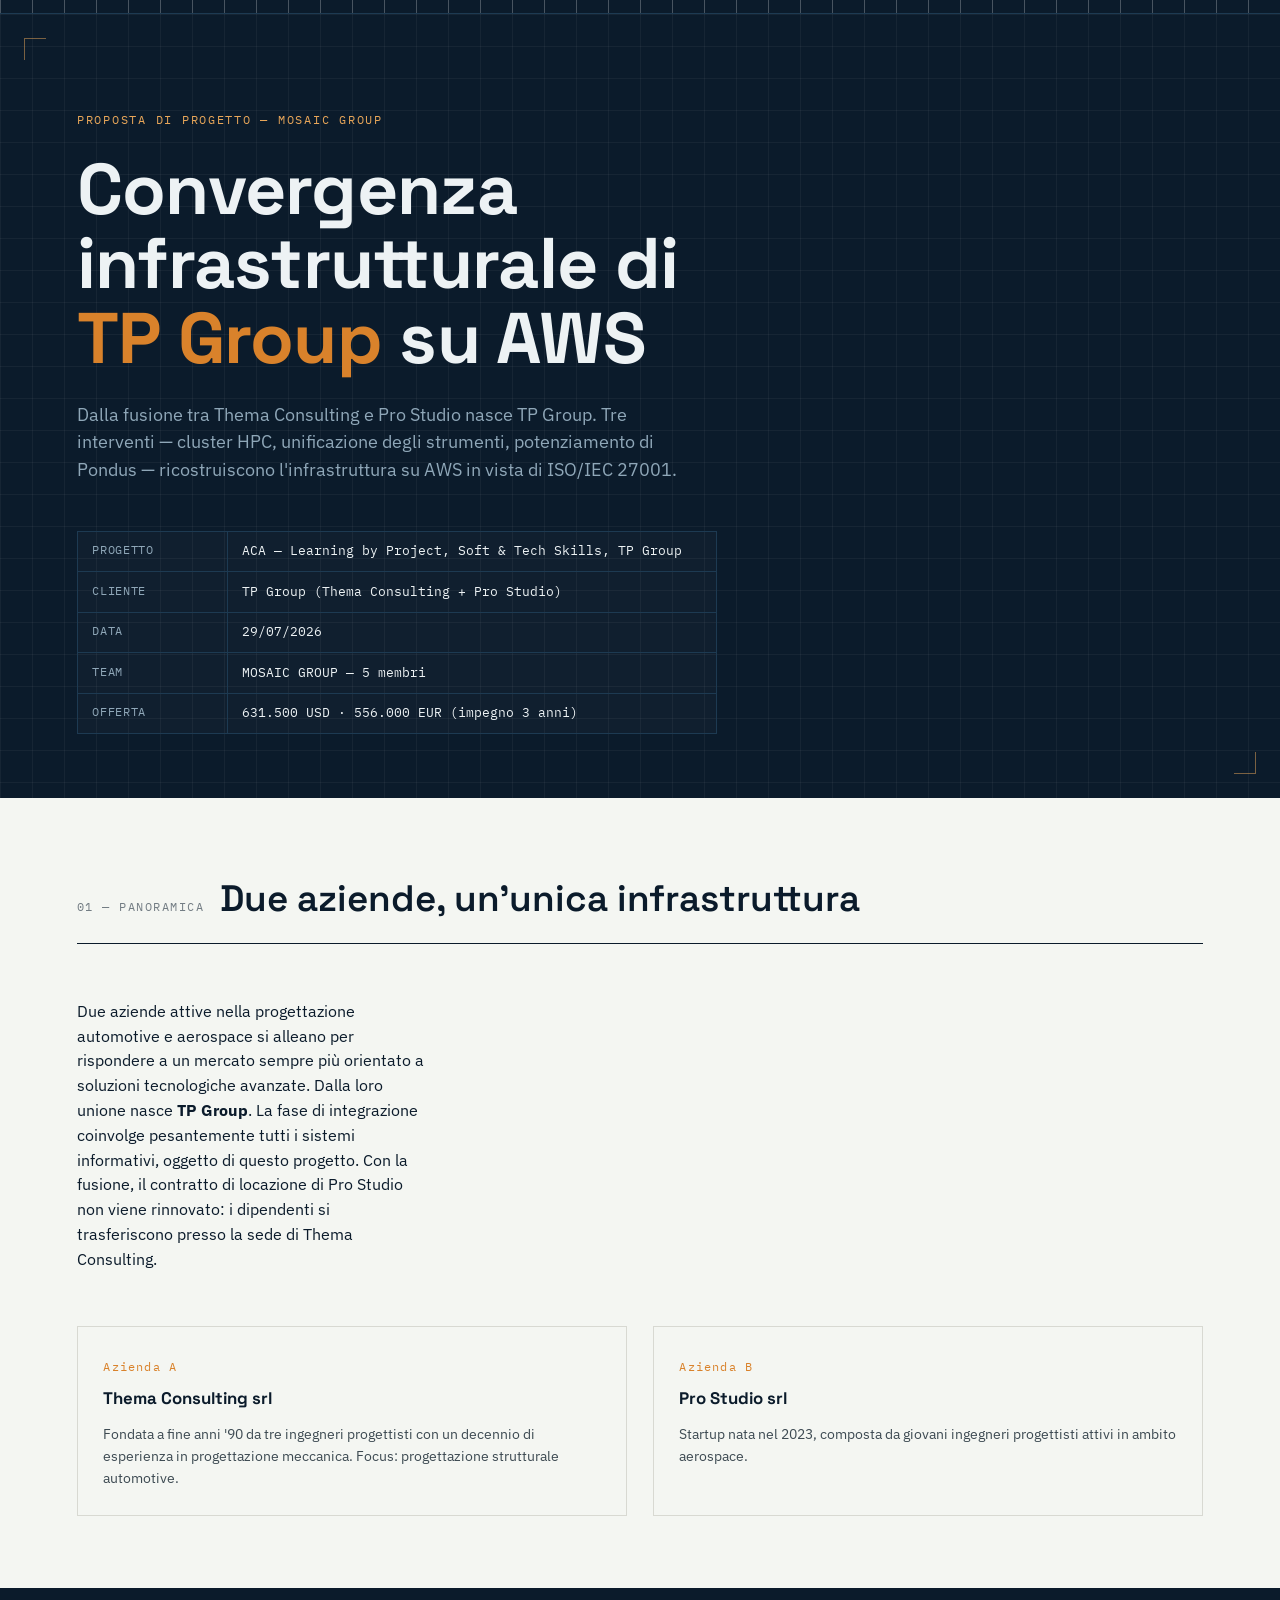
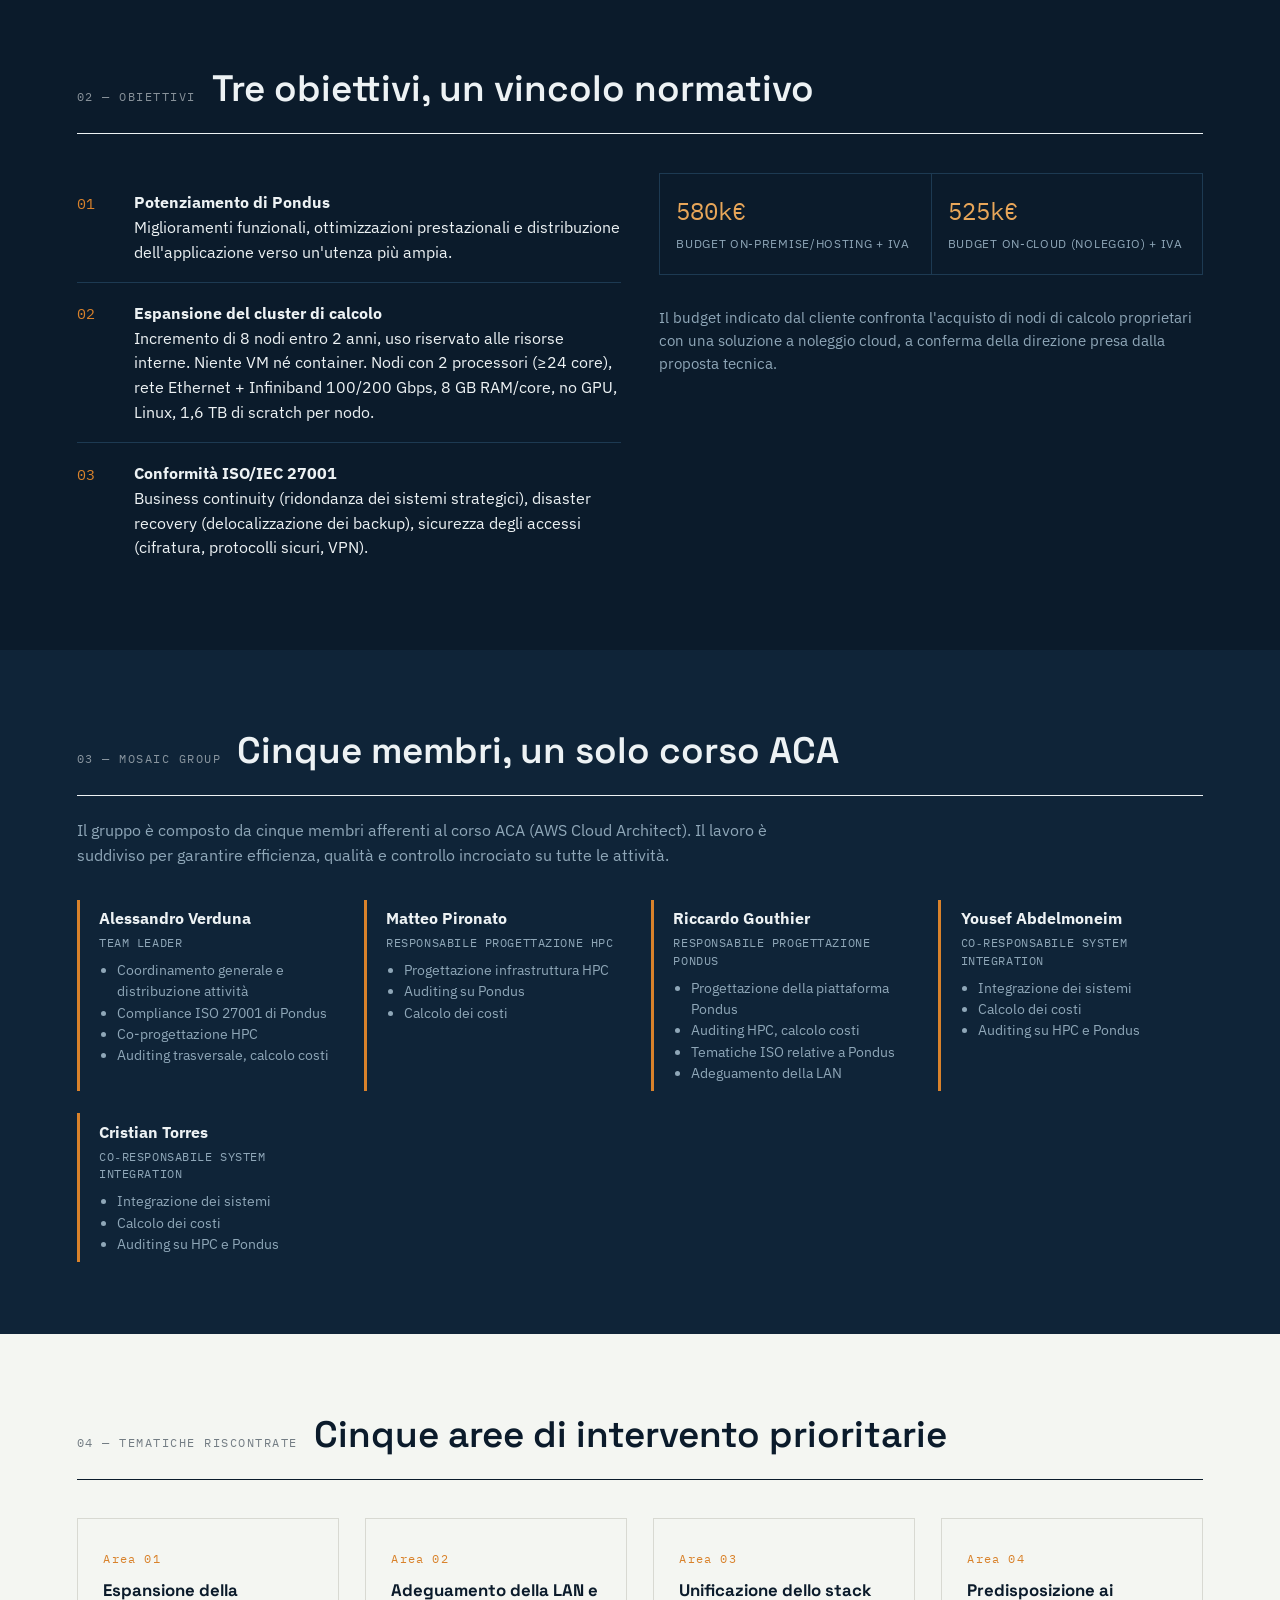
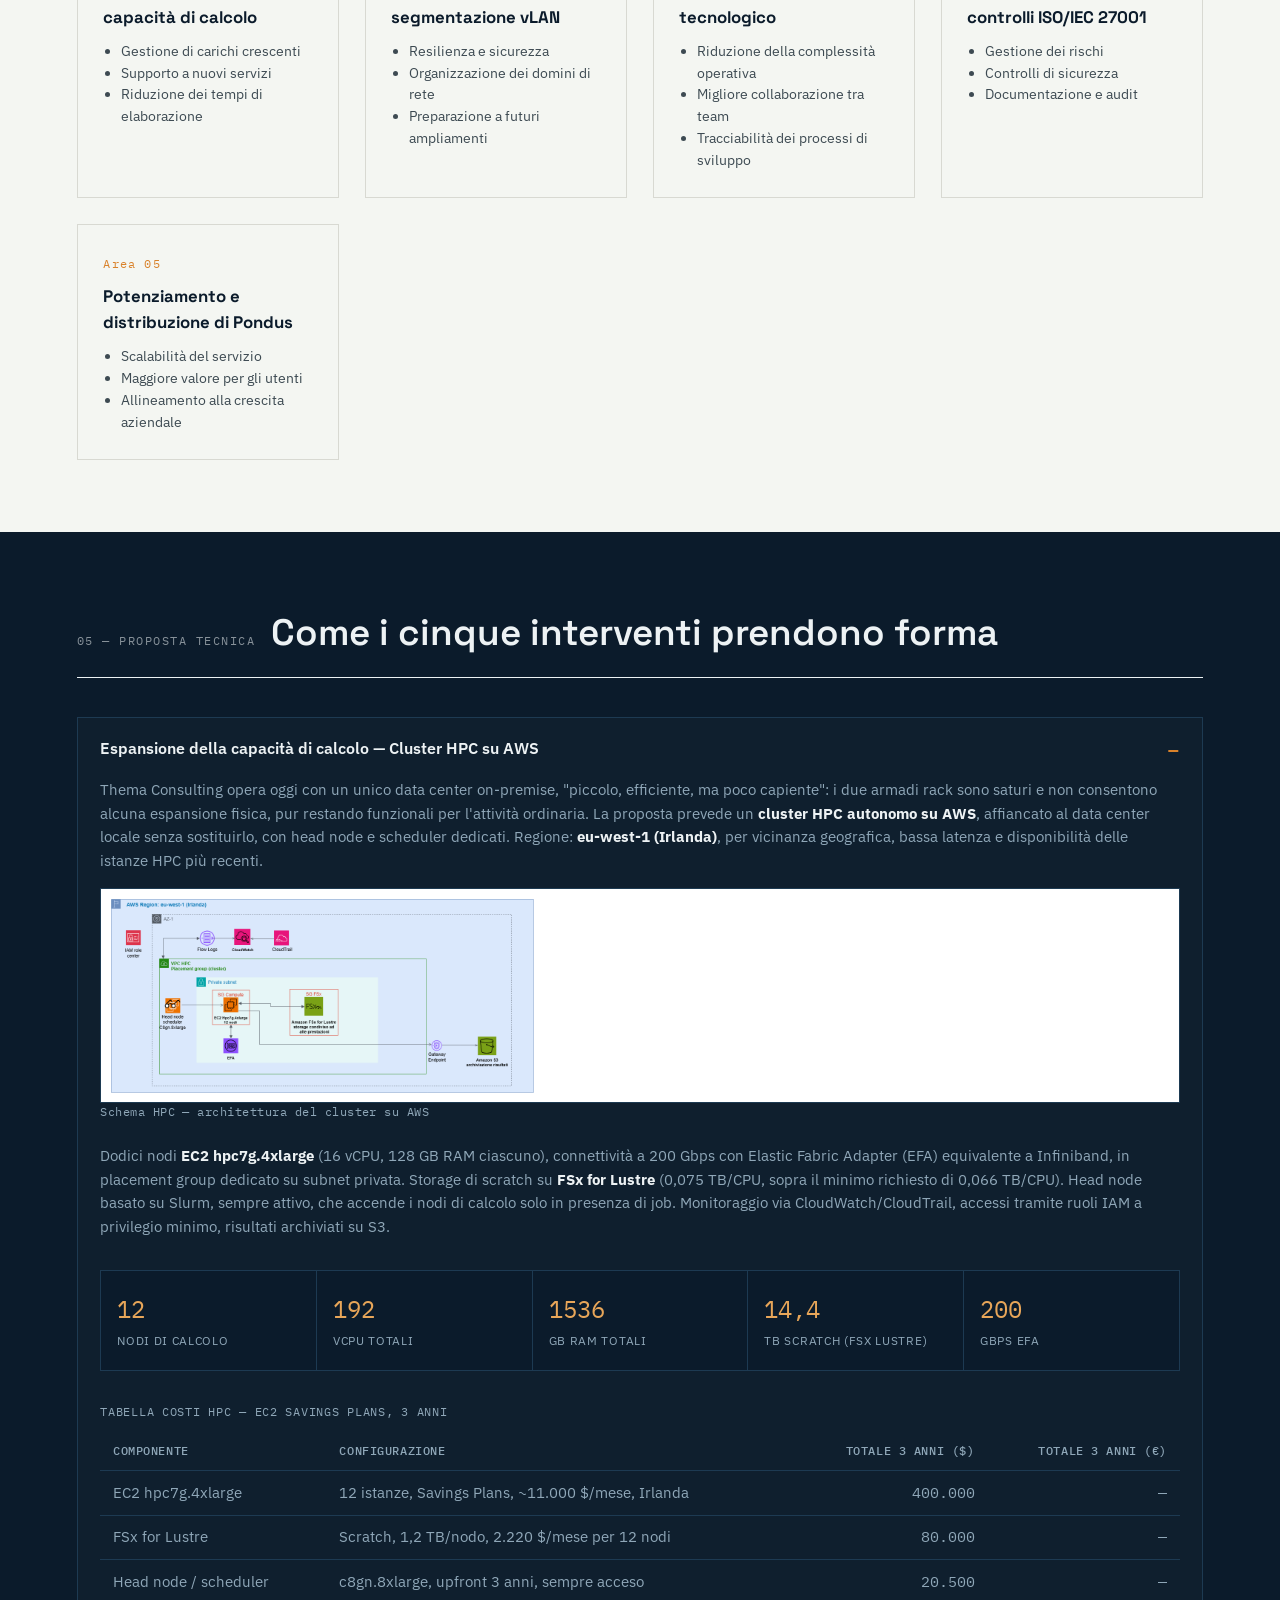
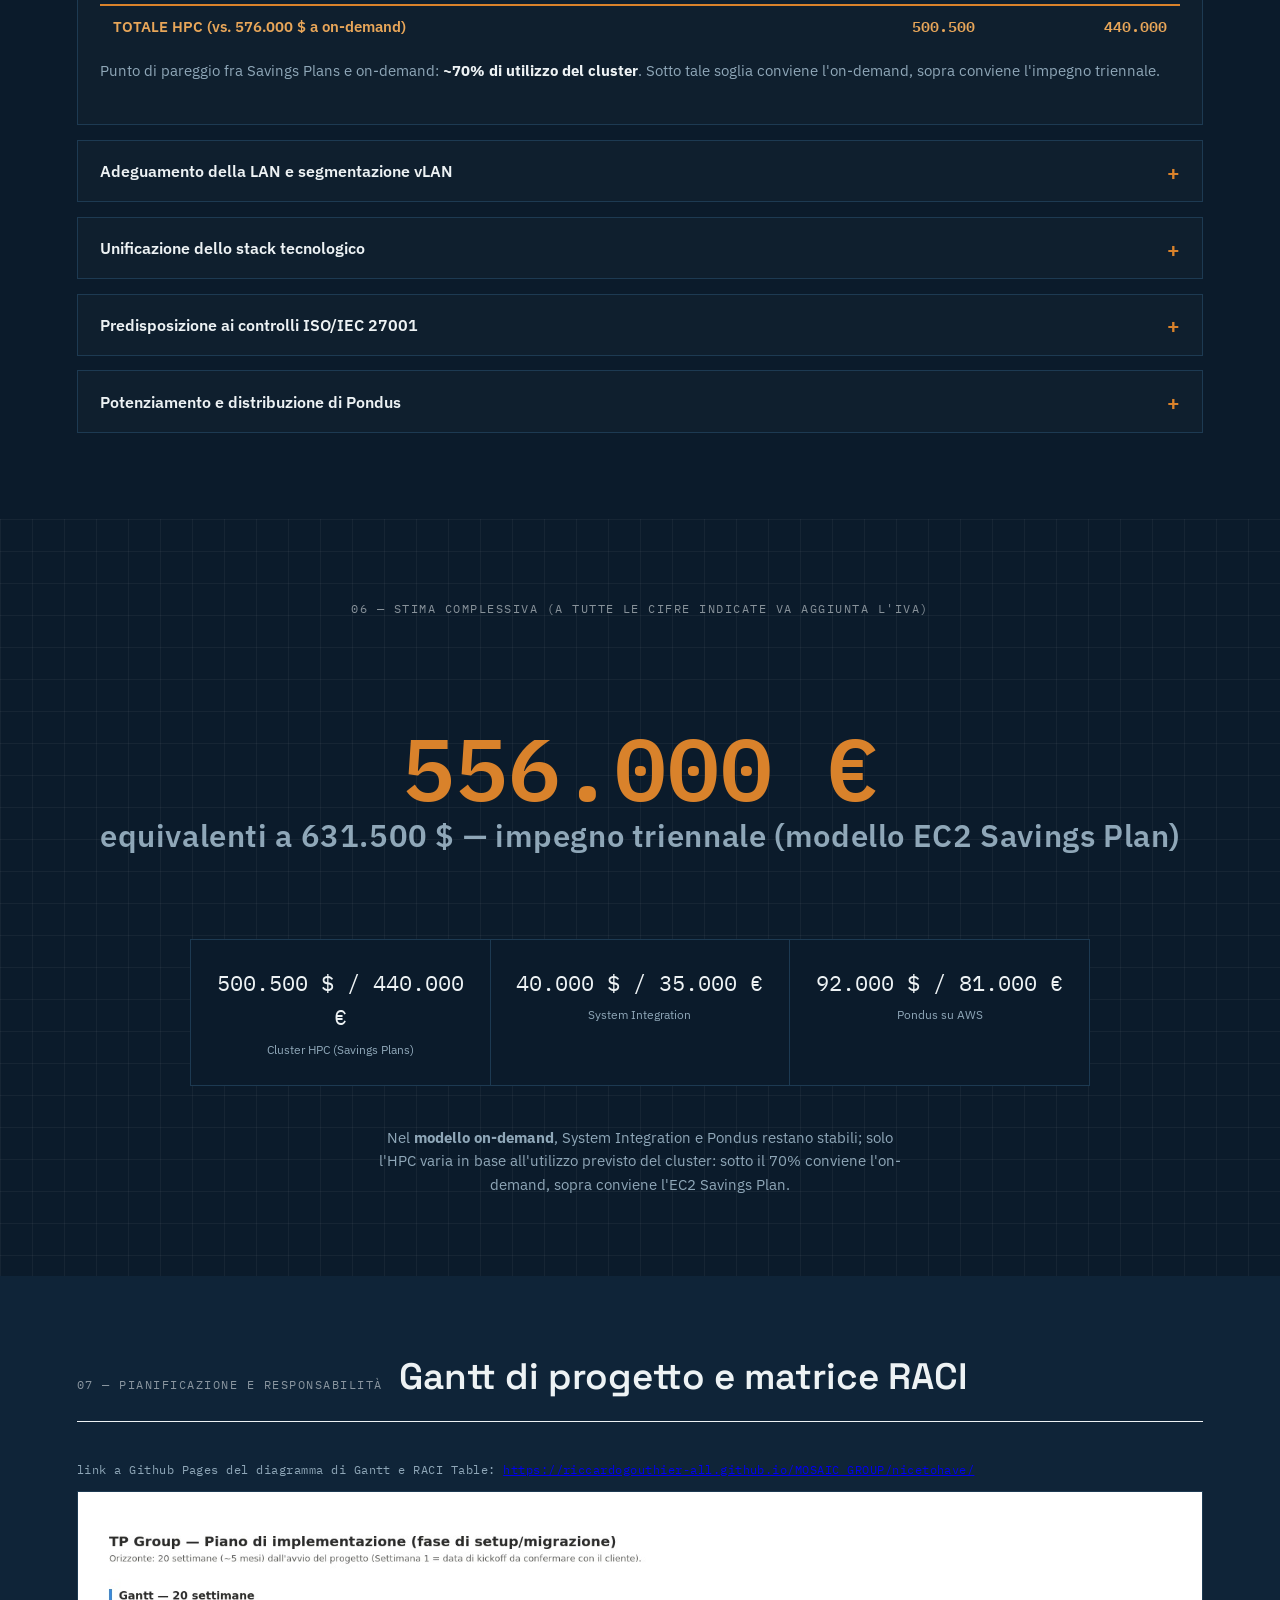
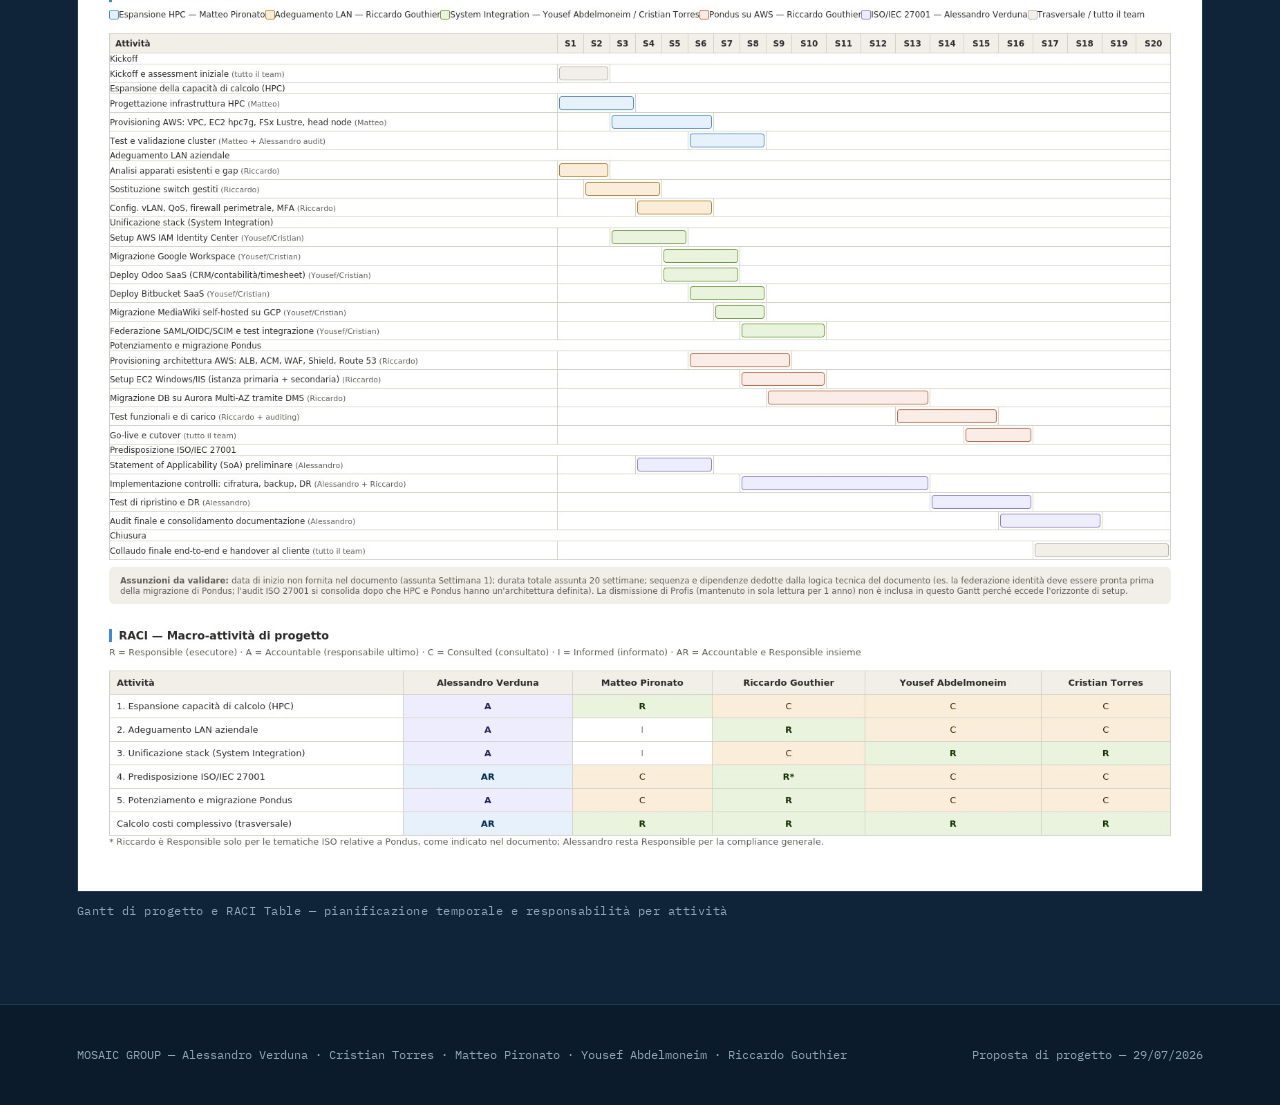
<file: MOSAIC_GROUP/index.html>
<!DOCTYPE html>
<html lang="it">
<head>
<meta charset="UTF-8">
<meta name="viewport" content="width=device-width, initial-scale=1.0">
<title>TP Group — Convergenza Infrastrutturale su AWS | MOSAIC GROUP</title>
<link rel="preconnect" href="https://fonts.googleapis.com">
<link href="https://fonts.googleapis.com/css2?family=Space+Grotesk:wght@400;500;600;700&family=IBM+Plex+Mono:wght@400;500;600&family=IBM+Plex+Sans:wght@400;500;600&display=swap" rel="stylesheet">
<style>
  :root{
    --navy-deep:#0B1B2B;
    --navy-panel:#0F2438;
    --navy-line:#1D3A52;
    --paper:#F4F6F2;
    --ink:#0B1B2B;
    --amber:#D9822B;
    --amber-soft:#E8A659;
    --teal:#3FA79A;
    --text-hi:#EDF2F4;
    --text-lo:#8FA7B8;
  }
  *{box-sizing:border-box;}
  html{scroll-behavior:smooth;}
  body{
    margin:0;
    background:var(--paper);
    color:var(--ink);
    font-family:'IBM Plex Sans', sans-serif;
    line-height:1.55;
  }
  h1,h2,h3,.display{
    font-family:'Space Grotesk', sans-serif;
  }
  .mono{font-family:'IBM Plex Mono', monospace;}

  .blueprint{
    background-color:var(--navy-deep);
    background-image:
      linear-gradient(rgba(255,255,255,0.045) 1px, transparent 1px),
      linear-gradient(90deg, rgba(255,255,255,0.045) 1px, transparent 1px);
    background-size:32px 32px;
    color:var(--text-hi);
  }

  .ruler{
    height:14px;
    background-color:var(--navy-deep);
    background-image: repeating-linear-gradient(90deg, rgba(255,255,255,0.25) 0 1px, transparent 1px 32px);
    border-bottom:1px solid var(--navy-line);
  }

  .hero{
    position:relative;
    padding:6rem 6vw 4rem;
    overflow:hidden;
  }
  .hero .eyebrow{
    font-family:'IBM Plex Mono', monospace;
    font-size:0.78rem;
    letter-spacing:0.14em;
    text-transform:uppercase;
    color:var(--amber-soft);
    margin:0 0 1.4rem;
  }
  .hero h1{
    font-size:clamp(2.4rem, 5.6vw, 4.6rem);
    line-height:1.04;
    font-weight:700;
    max-width:16ch;
    margin:0 0 1.6rem;
    letter-spacing:-0.01em;
  }
  .hero h1 em{
    font-style:normal;
    color:var(--amber);
  }
  .hero .lede{
    max-width:56ch;
    font-size:1.1rem;
    color:var(--text-lo);
    margin:0 0 3rem;
  }
  .title-block{
    border:1px solid var(--navy-line);
    background:rgba(255,255,255,0.02);
    max-width:640px;
    font-family:'IBM Plex Mono', monospace;
    font-size:0.82rem;
  }
  .title-block .row{
    display:grid;
    grid-template-columns:150px 1fr;
    border-bottom:1px solid var(--navy-line);
  }
  .title-block .row:last-child{border-bottom:none;}
  .title-block .row span, .title-block .row div{
    padding:0.6rem 0.9rem;
  }
  .title-block .row span{
    color:var(--text-lo);
    border-right:1px solid var(--navy-line);
    text-transform:uppercase;
    letter-spacing:0.06em;
    font-size:0.72rem;
  }
  .title-block .row div{color:var(--text-hi);}

  .corner-tick{
    position:absolute;
    width:22px;height:22px;
    border:1px solid var(--amber-soft);
    opacity:0.5;
  }
  .corner-tick.tl{top:24px;left:24px;border-right:none;border-bottom:none;}
  .corner-tick.br{bottom:24px;right:24px;border-left:none;border-top:none;}

  section{
    padding:4.5rem 6vw;
  }
  section.dark{background:var(--navy-deep); color:var(--text-hi);}
  section.light{background:var(--paper); color:var(--ink);}
  section.panel{background:var(--navy-panel); color:var(--text-hi);}

  .section-head{
    display:flex;
    align-items:baseline;
    gap:1rem;
    margin-bottom:2.4rem;
    border-bottom:1px solid currentColor;
    padding-bottom:1rem;
    opacity:1;
  }
  .section-head .tag{
    font-family:'IBM Plex Mono', monospace;
    font-size:0.78rem;
    letter-spacing:0.12em;
    text-transform:uppercase;
    opacity:0.55;
    white-space:nowrap;
  }
  .section-head h2{
    font-size:clamp(1.6rem,3vw,2.3rem);
    margin:0;
    font-weight:600;
  }

  .grid-2{
    display:grid;
    grid-template-columns:repeat(auto-fit, minmax(320px,1fr));
    gap:2.4rem;
  }
  .grid-3{
    display:grid;
    grid-template-columns:repeat(auto-fit, minmax(240px,1fr));
    gap:1.6rem;
  }

  .company-card{
    border:1px solid var(--navy-line);
    background:rgba(255,255,255,0.02);
    padding:1.8rem;
  }
  .company-card h3{
    margin:0 0 0.6rem;
    font-size:1.15rem;
    color:var(--amber-soft);
  }
  .company-card p{margin:0; color:var(--text-lo); font-size:0.95rem;}

  .obj-list{list-style:none; margin:0; padding:0; counter-reset:obj;}
  .obj-list li{
    counter-increment:obj;
    display:grid;
    grid-template-columns:2.6rem 1fr;
    gap:1rem;
    padding:1.1rem 0;
    border-bottom:1px solid var(--navy-line);
  }
  .obj-list li:last-child{border-bottom:none;}
  .obj-list li::before{
    content:counter(obj,decimal-leading-zero);
    font-family:'IBM Plex Mono', monospace;
    color:var(--amber);
    font-size:0.95rem;
    padding-top:0.1rem;
  }

  .issue-card{
    background:var(--paper);
    color:var(--ink);
    border:1px solid #d8d9d2;
    padding:1.6rem;
    position:relative;
  }
  .issue-card .n{
    font-family:'IBM Plex Mono', monospace;
    font-size:0.75rem;
    color:var(--amber);
    letter-spacing:0.1em;
  }
  .issue-card h3{
    font-size:1.05rem;
    margin:0.5rem 0 0.7rem;
  }
  .issue-card ul{
    margin:0.6rem 0 0;
    padding-left:1.1rem;
    font-size:0.88rem;
    color:#3d4a52;
  }

  .team-grid{
    display:grid;
    grid-template-columns:repeat(auto-fit,minmax(260px,1fr));
    gap:1.4rem;
  }
  .team-card{
    border-left:3px solid var(--amber);
    padding:0.4rem 0 0.4rem 1.2rem;
  }
  .team-card h4{margin:0 0 0.2rem; font-size:1rem;}
  .team-card .role{
    font-family:'IBM Plex Mono', monospace;
    font-size:0.72rem;
    color:var(--text-lo);
    text-transform:uppercase;
    letter-spacing:0.05em;
    margin-bottom:0.5rem;
  }
  .team-card ul{margin:0; padding-left:1.1rem; font-size:0.86rem; color:var(--text-lo);}

  .diagram-frame{
    border:1px solid var(--navy-line);
    background:#fff;
    padding:0.6rem;
  }
  .diagram-frame img{
    display:block;
    width:100%;
    height:auto;
  }
  .diagram-caption{
    font-family:'IBM Plex Mono', monospace;
    font-size:0.75rem;
    color:var(--text-lo);
    margin-top:0.6rem;
    letter-spacing:0.04em;
  }

  .spec-strip{
    display:grid;
    grid-template-columns:repeat(auto-fit,minmax(140px,1fr));
    gap:1px;
    background:var(--navy-line);
    border:1px solid var(--navy-line);
    margin:2rem 0;
  }
  .spec{
    background:var(--navy-deep);
    padding:1.2rem 1rem;
  }
  .spec .val{
    font-family:'IBM Plex Mono', monospace;
    font-size:1.5rem;
    color:var(--amber-soft);
    display:block;
  }
  .spec .lbl{
    font-size:0.72rem;
    color:var(--text-lo);
    text-transform:uppercase;
    letter-spacing:0.06em;
  }

  table.cost{
    width:100%;
    border-collapse:collapse;
    font-size:0.92rem;
    margin:1.4rem 0 0.6rem;
  }
  table.cost caption{
    text-align:left;
    font-family:'IBM Plex Mono', monospace;
    font-size:0.75rem;
    text-transform:uppercase;
    letter-spacing:0.06em;
    color:var(--text-lo);
    margin-bottom:0.6rem;
  }
  table.cost th, table.cost td{
    border-bottom:1px solid var(--navy-line);
    padding:0.65rem 0.8rem;
    text-align:left;
  }
  table.cost th{
    font-family:'IBM Plex Mono', monospace;
    font-size:0.72rem;
    text-transform:uppercase;
    letter-spacing:0.05em;
    color:var(--text-lo);
    font-weight:500;
  }
  table.cost td.num, table.cost th.num{text-align:right; font-family:'IBM Plex Mono', monospace;}
  table.cost tr.total td{
    font-weight:600;
    color:var(--amber-soft);
    border-top:2px solid var(--amber);
    border-bottom:none;
  }
  section.light table.cost th, section.light table.cost td{border-color:#d8d9d2;}
  section.light table.cost th{color:#6b7a83;}
  section.light table.cost tr.total td{color:#B5651D;}

  details.tech{
    border:1px solid var(--navy-line);
    margin-bottom:0.9rem;
    background:rgba(255,255,255,0.015);
  }
  details.tech > summary{
    cursor:pointer;
    list-style:none;
    padding:1.1rem 1.4rem;
    display:flex;
    align-items:center;
    justify-content:space-between;
    gap:1rem;
    font-weight:600;
    font-size:1.02rem;
  }
  details.tech > summary::-webkit-details-marker{display:none;}
  details.tech > summary::after{
    content:"+";
    font-family:'IBM Plex Mono', monospace;
    color:var(--amber);
    font-size:1.3rem;
    line-height:1;
  }
  details.tech[open] > summary::after{content:"−";}
  details.tech .body{
    padding:0 1.4rem 1.6rem;
    color:var(--text-lo);
    font-size:0.95rem;
  }
  details.tech .body p{margin:0 0 1rem;}
  details.tech .body ul{padding-left:1.2rem;}
  details.tech .body strong{color:var(--text-hi);}

  /* ---------- totals hero ---------- */
  .totals{
    text-align:center;
    padding:5rem 6vw;
  }
  .totals .figure{
    font-family:'IBM Plex Mono', monospace;
    font-size:clamp(2.6rem,7vw,5.5rem);
    color:var(--amber);
    font-weight:600;
    line-height:1;
  }
  .totals .figure small{
    font-size:0.35em;
    color:var(--text-lo);
    display:block;
    margin-top:0.6rem;
    font-family:'IBM Plex Sans', sans-serif;
    letter-spacing:0.02em;
  }
  .totals-grid{
    display:grid;
    grid-template-columns:repeat(auto-fit,minmax(200px,1fr));
    gap:1px;
    background:var(--navy-line);
    border:1px solid var(--navy-line);
    max-width:900px;
    margin:3rem auto 0;
  }
  .totals-grid .cell{
    background:var(--navy-deep);
    padding:1.6rem 1rem;
  }
  .totals-grid .cell .amt{
    font-family:'IBM Plex Mono', monospace;
    font-size:1.4rem;
    color:var(--text-hi);
  }
  .totals-grid .cell .lbl{
    font-size:0.78rem;
    color:var(--text-lo);
    margin-top:0.3rem;
  }

  .toggle-model{
    display:flex;
    justify-content:center;
    gap:0.5rem;
    margin:2.5rem 0 0;
  }
  .toggle-model button{
    font-family:'IBM Plex Mono', monospace;
    font-size:0.8rem;
    letter-spacing:0.04em;
    padding:0.6rem 1.1rem;
    background:transparent;
    border:1px solid var(--navy-line);
    color:var(--text-lo);
    cursor:pointer;
  }
  .toggle-model button.active{
    color:var(--navy-deep);
    background:var(--amber);
    border-color:var(--amber);
  }

  footer{
    padding:2.5rem 6vw;
    background:var(--navy-deep);
    color:var(--text-lo);
    font-family:'IBM Plex Mono', monospace;
    font-size:0.78rem;
    display:flex;
    flex-wrap:wrap;
    gap:1rem;
    justify-content:space-between;
    border-top:1px solid var(--navy-line);
  }

  @media (max-width:640px){
    .hero{padding:4.5rem 5vw 3rem;}
    section{padding:3rem 5vw;}
    .title-block .row{grid-template-columns:120px 1fr;}
  }

  a:focus-visible, button:focus-visible, summary:focus-visible{
    outline:2px solid var(--amber);
    outline-offset:2px;
  }
  @media (prefers-reduced-motion:reduce){
    html{scroll-behavior:auto;}
  }
</style>
</head>
<body>

<div class="ruler"></div>

<header class="hero blueprint">
  <div class="corner-tick tl"></div>
  <div class="corner-tick br"></div>
  <p class="eyebrow">Proposta di progetto — MOSAIC GROUP</p>
  <h1>Convergenza infrastrutturale di <em>TP&nbsp;Group</em> su AWS</h1>
  <p class="lede">Dalla fusione tra Thema Consulting e Pro Studio nasce TP Group. Tre interventi — cluster HPC, unificazione degli strumenti, potenziamento di Pondus — ricostruiscono l'infrastruttura su AWS in vista di ISO/IEC 27001.</p>

  <div class="title-block">
    <div class="row"><span>Progetto</span><div>ACA — Learning by Project, Soft &amp; Tech Skills, TP Group</div></div>
    <div class="row"><span>Cliente</span><div>TP Group (Thema Consulting + Pro Studio)</div></div>
    <div class="row"><span>Data</span><div>29/07/2026</div></div>
    <div class="row"><span>Team</span><div>MOSAIC GROUP — 5 membri</div></div>
    <div class="row"><span>Offerta</span><div>631.500 USD · 556.000 EUR (impegno 3 anni)</div></div>
  </div>
</header>

<section class="light" id="panoramica">
  <div class="section-head">
    <span class="tag">01 — Panoramica</span>
    <h2>Due aziende, un'unica infrastruttura</h2>
  </div>
  <div class="grid-2">
    <div>
      <p>Due aziende attive nella progettazione automotive e aerospace si alleano per rispondere a un mercato sempre più orientato a soluzioni tecnologiche avanzate. Dalla loro unione nasce <strong>TP Group</strong>. La fase di integrazione coinvolge pesantemente tutti i sistemi informativi, oggetto di questo progetto. Con la fusione, il contratto di locazione di Pro Studio non viene rinnovato: i dipendenti si trasferiscono presso la sede di Thema Consulting.</p>
    </div>
    <div class="grid-3" style="grid-column:1/-1; display:grid; grid-template-columns:repeat(auto-fit,minmax(260px,1fr));">
      <div class="issue-card">
        <span class="n">Azienda A</span>
        <h3>Thema Consulting srl</h3>
        <p style="margin:0;color:#3d4a52;font-size:0.9rem;">Fondata a fine anni '90 da tre ingegneri progettisti con un decennio di esperienza in progettazione meccanica. Focus: progettazione strutturale automotive.</p>
      </div>
      <div class="issue-card">
        <span class="n">Azienda B</span>
        <h3>Pro Studio srl</h3>
        <p style="margin:0;color:#3d4a52;font-size:0.9rem;">Startup nata nel 2023, composta da giovani ingegneri progettisti attivi in ambito aerospace.</p>
      </div>
    </div>
  </div>
</section>

<section class="dark blueprint" id="obiettivi">
  <div class="section-head">
    <span class="tag">02 — Obiettivi</span>
    <h2>Tre obiettivi, un vincolo normativo</h2>
  </div>
  <div class="grid-2">
    <ul class="obj-list">
      <li><div><strong>Potenziamento di Pondus</strong><br>Miglioramenti funzionali, ottimizzazioni prestazionali e distribuzione dell'applicazione verso un'utenza più ampia.</div></li>
      <li><div><strong>Espansione del cluster di calcolo</strong><br>Incremento di 8 nodi entro 2 anni, uso riservato alle risorse interne. Niente VM né container. Nodi con 2 processori (&ge;24 core), rete Ethernet + Infiniband 100/200 Gbps, 8 GB RAM/core, no GPU, Linux, 1,6 TB di scratch per nodo.</div></li>
      <li><div><strong>Conformità ISO/IEC 27001</strong><br>Business continuity (ridondanza dei sistemi strategici), disaster recovery (delocalizzazione dei backup), sicurezza degli accessi (cifratura, protocolli sicuri, VPN).</div></li>
    </ul>
    <div>
      <div class="spec-strip" style="margin-top:0;">
        <div class="spec"><span class="val">580k€</span><span class="lbl">Budget on-premise/hosting + IVA</span></div>
        <div class="spec"><span class="val">525k€</span><span class="lbl">Budget on-cloud (noleggio) + IVA</span></div>
      </div>
      <p style="color:var(--text-lo); font-size:0.92rem;">Il budget indicato dal cliente confronta l'acquisto di nodi di calcolo proprietari con una soluzione a noleggio cloud, a conferma della direzione presa dalla proposta tecnica.</p>
    </div>
  </div>
</section>

<section class="panel" id="team">
  <div class="section-head">
    <span class="tag">03 — MOSAIC GROUP</span>
    <h2>Cinque membri, un solo corso ACA</h2>
  </div>
  <p style="color:var(--text-lo); max-width:70ch; margin-top:-1rem;">Il gruppo è composto da cinque membri afferenti al corso ACA (AWS Cloud Architect). Il lavoro è suddiviso per garantire efficienza, qualità e controllo incrociato su tutte le attività.</p>
  <div class="team-grid" style="margin-top:2rem;">
    <div class="team-card">
      <h4>Alessandro Verduna</h4>
      <div class="role">Team Leader</div>
      <ul>
        <li>Coordinamento generale e distribuzione attività</li>
        <li>Compliance ISO 27001 di Pondus</li>
        <li>Co-progettazione HPC</li>
        <li>Auditing trasversale, calcolo costi</li>
      </ul>
    </div>
    <div class="team-card">
      <h4>Matteo Pironato</h4>
      <div class="role">Responsabile Progettazione HPC</div>
      <ul>
        <li>Progettazione infrastruttura HPC</li>
        <li>Auditing su Pondus</li>
        <li>Calcolo dei costi</li>
      </ul>
    </div>
    <div class="team-card">
      <h4>Riccardo Gouthier</h4>
      <div class="role">Responsabile Progettazione Pondus</div>
      <ul>
        <li>Progettazione della piattaforma Pondus</li>
        <li>Auditing HPC, calcolo costi</li>
        <li>Tematiche ISO relative a Pondus</li>
        <li>Adeguamento della LAN</li>
      </ul>
    </div>
    <div class="team-card">
      <h4>Yousef Abdelmoneim</h4>
      <div class="role">Co‑Responsabile System Integration</div>
      <ul>
        <li>Integrazione dei sistemi</li>
        <li>Calcolo dei costi</li>
        <li>Auditing su HPC e Pondus</li>
      </ul>
    </div>
    <div class="team-card">
      <h4>Cristian Torres</h4>
      <div class="role">Co‑Responsabile System Integration</div>
      <ul>
        <li>Integrazione dei sistemi</li>
        <li>Calcolo dei costi</li>
        <li>Auditing su HPC e Pondus</li>
      </ul>
    </div>
  </div>
</section>

<section class="light" id="tematiche">
  <div class="section-head">
    <span class="tag">04 — Tematiche riscontrate</span>
    <h2>Cinque aree di intervento prioritarie</h2>
  </div>
  <div class="grid-3">
    <div class="issue-card">
      <span class="n">Area 01</span>
      <h3>Espansione della capacità di calcolo</h3>
      <ul>
        <li>Gestione di carichi crescenti</li>
        <li>Supporto a nuovi servizi</li>
        <li>Riduzione dei tempi di elaborazione</li>
      </ul>
    </div>
    <div class="issue-card">
      <span class="n">Area 02</span>
      <h3>Adeguamento della LAN e segmentazione vLAN</h3>
      <ul>
        <li>Resilienza e sicurezza</li>
        <li>Organizzazione dei domini di rete</li>
        <li>Preparazione a futuri ampliamenti</li>
      </ul>
    </div>
    <div class="issue-card">
      <span class="n">Area 03</span>
      <h3>Unificazione dello stack tecnologico</h3>
      <ul>
        <li>Riduzione della complessità operativa</li>
        <li>Migliore collaborazione tra team</li>
        <li>Tracciabilità dei processi di sviluppo</li>
      </ul>
    </div>
    <div class="issue-card">
      <span class="n">Area 04</span>
      <h3>Predisposizione ai controlli ISO/IEC 27001</h3>
      <ul>
        <li>Gestione dei rischi</li>
        <li>Controlli di sicurezza</li>
        <li>Documentazione e audit</li>
      </ul>
    </div>
    <div class="issue-card">
      <span class="n">Area 05</span>
      <h3>Potenziamento e distribuzione di Pondus</h3>
      <ul>
        <li>Scalabilità del servizio</li>
        <li>Maggiore valore per gli utenti</li>
        <li>Allineamento alla crescita aziendale</li>
      </ul>
    </div>
  </div>
</section>

<section class="dark blueprint" id="proposta">
  <div class="section-head">
    <span class="tag">05 — Proposta tecnica</span>
    <h2>Come i cinque interventi prendono forma</h2>
  </div>

  <details class="tech" open>
    <summary>Espansione della capacità di calcolo — Cluster HPC su AWS</summary>
    <div class="body">
      <p>Thema Consulting opera oggi con un unico data center on-premise, "piccolo, efficiente, ma poco capiente": i due armadi rack sono saturi e non consentono alcuna espansione fisica, pur restando funzionali per l'attività ordinaria. La proposta prevede un <strong>cluster HPC autonomo su AWS</strong>, affiancato al data center locale senza sostituirlo, con head node e scheduler dedicati. Regione: <strong>eu-west-1 (Irlanda)</strong>, per vicinanza geografica, bassa latenza e disponibilità delle istanze HPC più recenti.</p>

      <div class="diagram-frame">
        <img src="imges/schema-hpc.png" style="width: 40%; height: 40%;" alt="Schema architetturale del cluster HPC su AWS">
      </div>
      <p class="diagram-caption">Schema HPC — architettura del cluster su AWS</p>

      <p style="margin-top:1.4rem;">Dodici nodi <strong>EC2 hpc7g.4xlarge</strong> (16 vCPU, 128 GB RAM ciascuno), connettività a 200 Gbps con Elastic Fabric Adapter (EFA) equivalente a Infiniband, in placement group dedicato su subnet privata. Storage di scratch su <strong>FSx for Lustre</strong> (0,075 TB/CPU, sopra il minimo richiesto di 0,066 TB/CPU). Head node basato su Slurm, sempre attivo, che accende i nodi di calcolo solo in presenza di job. Monitoraggio via CloudWatch/CloudTrail, accessi tramite ruoli IAM a privilegio minimo, risultati archiviati su S3.</p>

      <div class="spec-strip">
        <div class="spec"><span class="val">12</span><span class="lbl">Nodi di calcolo</span></div>
        <div class="spec"><span class="val">192</span><span class="lbl">vCPU totali</span></div>
        <div class="spec"><span class="val">1536</span><span class="lbl">GB RAM totali</span></div>
        <div class="spec"><span class="val">14,4</span><span class="lbl">TB scratch (FSx Lustre)</span></div>
        <div class="spec"><span class="val">200</span><span class="lbl">Gbps EFA</span></div>
      </div>

      <table class="cost">
        <caption>Tabella costi HPC — EC2 Savings Plans, 3 anni</caption>
        <thead><tr><th>Componente</th><th>Configurazione</th><th class="num">Totale 3 anni ($)</th><th class="num">Totale 3 anni (€)</th></tr></thead>
        <tbody>
          <tr><td>EC2 hpc7g.4xlarge</td><td>12 istanze, Savings Plans, ~11.000 $/mese, Irlanda</td><td class="num">400.000</td><td class="num">—</td></tr>
          <tr><td>FSx for Lustre</td><td>Scratch, 1,2 TB/nodo, 2.220 $/mese per 12 nodi</td><td class="num">80.000</td><td class="num">—</td></tr>
          <tr><td>Head node / scheduler</td><td>c8gn.8xlarge, upfront 3 anni, sempre acceso</td><td class="num">20.500</td><td class="num">—</td></tr>
          <tr class="total"><td colspan="2">TOTALE HPC (vs. 576.000 $ a on-demand)</td><td class="num">500.500</td><td class="num">440.000</td></tr>
        </tbody>
      </table>
      <p>Punto di pareggio fra Savings Plans e on-demand: <strong>~70% di utilizzo del cluster</strong>. Sotto tale soglia conviene l'on-demand, sopra conviene l'impegno triennale.</p>
    </div>
  </details>

  <details class="tech">
    <summary>Adeguamento della LAN e segmentazione vLAN</summary>
    <div class="body">
      <p>La fornitura hardware riguarda esclusivamente l'infrastruttura di rete locale: server, storage e calcolo sono interamente demandati ai servizi cloud (Google Workspace, Odoo SaaS, Bitbucket SaaS, MediaWiki su GCP, AWS IAM Identity Center). L'adeguamento della LAN comprende:</p>
      <ul>
        <li>Sostituzione degli apparati non compatibili con segmentazione, vLAN, QoS e gestione centralizzata</li>
        <li>Switch gestiti con vLAN dedicate per traffico amministrativo, postazioni utente, infrastruttura e servizi locali residui</li>
        <li>Postazioni con connettività cablata/wireless conforme (1 Gbps o superiore)</li>
        <li>Migrazione della topologia di rete mantenendo la stessa distribuzione di carico</li>
        <li>Sicurezza perimetrale con firewall coerenti col modello cloud-first e MFA obbligatoria via IAM Identity Center</li>
      </ul>
    </div>
  </details>

  <details class="tech">
    <summary>Unificazione dello stack tecnologico</summary>
    <div class="body">
      <p>Posta, produttività, videoconferenza, archiviazione file, CRM, contabilità, time sheet, controllo versione, documentazione e autenticazione sono oggi duplicati fra Thema Consulting e Pro Studio, con soluzioni eterogenee e ridondate. La proposta converge dieci ambiti di servizio su un unico stack, con <strong>AWS IAM Identity Center</strong> come broker di identità centrale (SAML 2.0, OpenID Connect, SCIM, MFA obbligatoria).</p>
      <ul>
        <li><strong>Google Workspace</strong> — posta, calendario, produttività, drive, videoconferenza (elimina Zimbra, MS365, LibreOffice, MS Teams, NextCloud)</li>
        <li><strong>MediaWiki</strong> — mantenuto self-hosted su GCP, continuità documentale</li>
        <li><strong>Odoo SaaS</strong> — sostituisce SugarCRM, Profis, Kimai per CRM, contabilità e rilevamento ore</li>
        <li><strong>Bitbucket SaaS</strong> — controllo versione e CI/CD, sostituisce GiTea</li>
        <li><strong>AWS IAM Identity Center</strong> — federazione SAML verso Google Workspace, OIDC verso Odoo, provisioning SCIM</li>
      </ul>
      <p>Il software legacy <strong>Profis</strong> resta in sola lettura su un'istanza EC2 per un anno (compliance finanziaria), poi dismesso.</p>
      <p><strong>Governance AWS:</strong> AWS Organizations con OU dedicate — OU-HPC, OU-Pondus, OU-Shared-Services, OU-Security — protette da Service Control Policies, con tagging obbligatorio per tracciabilità granulare dei costi per servizio, OU e team.</p>

      <table class="cost">
        <caption>Tabella costi System Integration</caption>
        <thead><tr><th>Voce</th><th>Dettaglio</th><th class="num">Costo annuo (€)</th></tr></thead>
        <tbody>
          <tr><td>Google Workspace</td><td>Standard, 50 dipendenti</td><td class="num">8.160</td></tr>
          <tr><td>Odoo</td><td>Standard, 10 dipendenti</td><td class="num">1.428</td></tr>
          <tr><td>Bitbucket</td><td>Standard, 40 dipendenti</td><td class="num">1.920</td></tr>
          <tr><td>MediaWiki</td><td>Free, hosting su GCP</td><td class="num">—</td></tr>
          <tr><td>IAM Identity Center</td><td>Free</td><td class="num">—</td></tr>
          <tr><td>Profis (compliance)</td><td>Attivo 1 anno, una tantum</td><td class="num">—</td></tr>
          <tr><td>Backup (locale + S3)</td><td>Cifrato e ridondato</td><td class="num">100</td></tr>
          <tr class="total"><td colspan="2">TOTALE ANNUO / 3 ANNI</td><td class="num">11.600 / 35.000</td></tr>
        </tbody>
      </table>
    </div>
  </details>

  <details class="tech">
    <summary>Predisposizione ai controlli ISO/IEC 27001</summary>
    <div class="body">
      <p>La strategia di backup e Disaster Recovery si applica a <strong>Pondus</strong>, unico servizio esposto all'esterno:</p>
      <ul>
        <li>Backup giornalieri con replica cross-region e Availability Zone differenti</li>
        <li>Cifratura dei backup in transito e a riposo, chiavi gestite via AWS KMS</li>
        <li>Disponibilità annua obiettivo: <strong>95%</strong></li>
        <li>Test periodici di ripristino, documentati e verificabili</li>
      </ul>
      <p>Il <strong>cluster HPC</strong> è escluso dalla strategia di backup avanzata: uso interno, dati di scratch non persistenti, nessun requisito di compliance o continuità operativa. Solo i risultati dei job, già su S3, sono persistenti.</p>
    </div>
  </details>

  <details class="tech">
    <summary>Potenziamento e distribuzione di Pondus</summary>
    <div class="body">
      <p>Pondus viene ricostruita integralmente su AWS con architettura ridondata e scalabile. Accesso utenti tramite <strong>Application Load Balancer</strong> con terminazione HTTPS (AWS Certificate Manager, rinnovo automatico), affiancato da <strong>Route 53</strong> (DNS, routing, failover), <strong>AWS WAF</strong> (protezione da SQL injection, XSS, bot) e <strong>AWS Shield</strong> (mitigazione DDoS).</p>

      <div class="diagram-frame">
        <img src="imges/schema-pondus.png" style="width: 50%; height: 50%;" alt="Schema architetturale dell'applicazione Pondus su AWS">
      </div>
      <p class="diagram-caption">Schema Pondus — architettura applicativa su AWS</p>

      <p style="margin-top:1.4rem;">Livello applicativo: istanza <strong>EC2 m6i.4xlarge</strong> (16 vCPU, 64 GB RAM), con una seconda istanza identica in altra Availability Zone attivabile per alta disponibilità. Livello dati: <strong>Amazon Aurora</strong> (MySQL/PostgreSQL) Multi-AZ, istanza primaria db.r5.2xlarge, storage gp3 da 1,2 TB, backup 2 TB. Migrazione dati via <strong>AWS DMS</strong>, credenziali su <strong>AWS Secrets Manager</strong>, accesso amministrativo via <strong>Systems Manager Session Manager</strong> (niente chiavi SSH). Osservabilità con CloudWatch e CloudTrail, backup replicati cross-region.</p>

      <table class="cost">
        <caption>Stima costi — Architettura Pondus su AWS, 3 anni</caption>
        <thead><tr><th>Componente</th><th>Configurazione</th><th class="num">Totale 3 anni ($)</th><th class="num">Totale 3 anni (€)</th></tr></thead>
        <tbody>
          <tr><td>EC2 m6i.4xlarge</td><td>16 vCPU, 64 GB RAM, 2 istanze, upfront, Stoccolma</td><td class="num">17.000</td><td class="num">15.000</td></tr>
          <tr><td>RDS Aurora DB</td><td>db.r5.2xlarge, 8 vCPU, 64 GB RAM, storage gp3 1,2 TB, backup 2 TB, Stoccolma</td><td class="num">75.000</td><td class="num">66.000</td></tr>
          <tr class="total"><td colspan="2">TOTALE PONDUS</td><td class="num">92.000</td><td class="num">81.000</td></tr>
        </tbody>
      </table>
    </div>
  </details>
</section>

<section class="totals blueprint" id="totali">
  <div class="section-head" style="justify-content:center; border:none;">
    <span class="tag">06 — Stima complessiva (a tutte le cifre indicate va aggiunta l'IVA)</span>
  </div>
  <p class="figure">556.000 €<small>equivalenti a 631.500 $ — impegno triennale (modello EC2 Savings Plan)</small></p>

  <div class="totals-grid">
    <div class="cell"><div class="amt">500.500 $ / 440.000 €</div><div class="lbl">Cluster HPC (Savings Plans)</div></div>
    <div class="cell"><div class="amt">40.000 $ / 35.000 €</div><div class="lbl">System Integration</div></div>
    <div class="cell"><div class="amt">92.000 $ / 81.000 €</div><div class="lbl">Pondus su AWS</div></div>
  </div>

  <p style="max-width:60ch; margin:2.5rem auto 0; color:var(--text-lo); font-size:0.95rem;">Nel <strong>modello on-demand</strong>, System Integration e Pondus restano stabili; solo l'HPC varia in base all'utilizzo previsto del cluster: sotto il 70% conviene l'on-demand, sopra conviene l'EC2 Savings Plan.</p>
</section>

<section class="panel" id="pianificazione">
  <div class="section-head">
    <span class="tag">07 — Pianificazione e responsabilità</span>
    <h2>Gantt di progetto e matrice RACI</h2>
  </div>
  <p class="diagram-caption">link a Github Pages del diagramma di Gantt e RACI Table: <a href="https://riccardogouthier-all.github.io/MOSAIC_GROUP/nicetohave/" target="_blank">https://riccardogouthier-all.github.io/MOSAIC_GROUP/nicetohave/</a></p>
  <div class="diagram-frame">
    <img src="imges/gantt-raci.jpeg" alt="Gantt di progetto e tabella RACI">
  </div>
  <p class="diagram-caption">Gantt di progetto e RACI Table — pianificazione temporale e responsabilità per attività</p>
</section>

<footer>
  <span>MOSAIC GROUP — Alessandro Verduna · Cristian Torres · Matteo Pironato · Yousef Abdelmoneim · Riccardo Gouthier</span>
  <span>Proposta di progetto — 29/07/2026</span>
</footer>

</body>
</html>
</file>
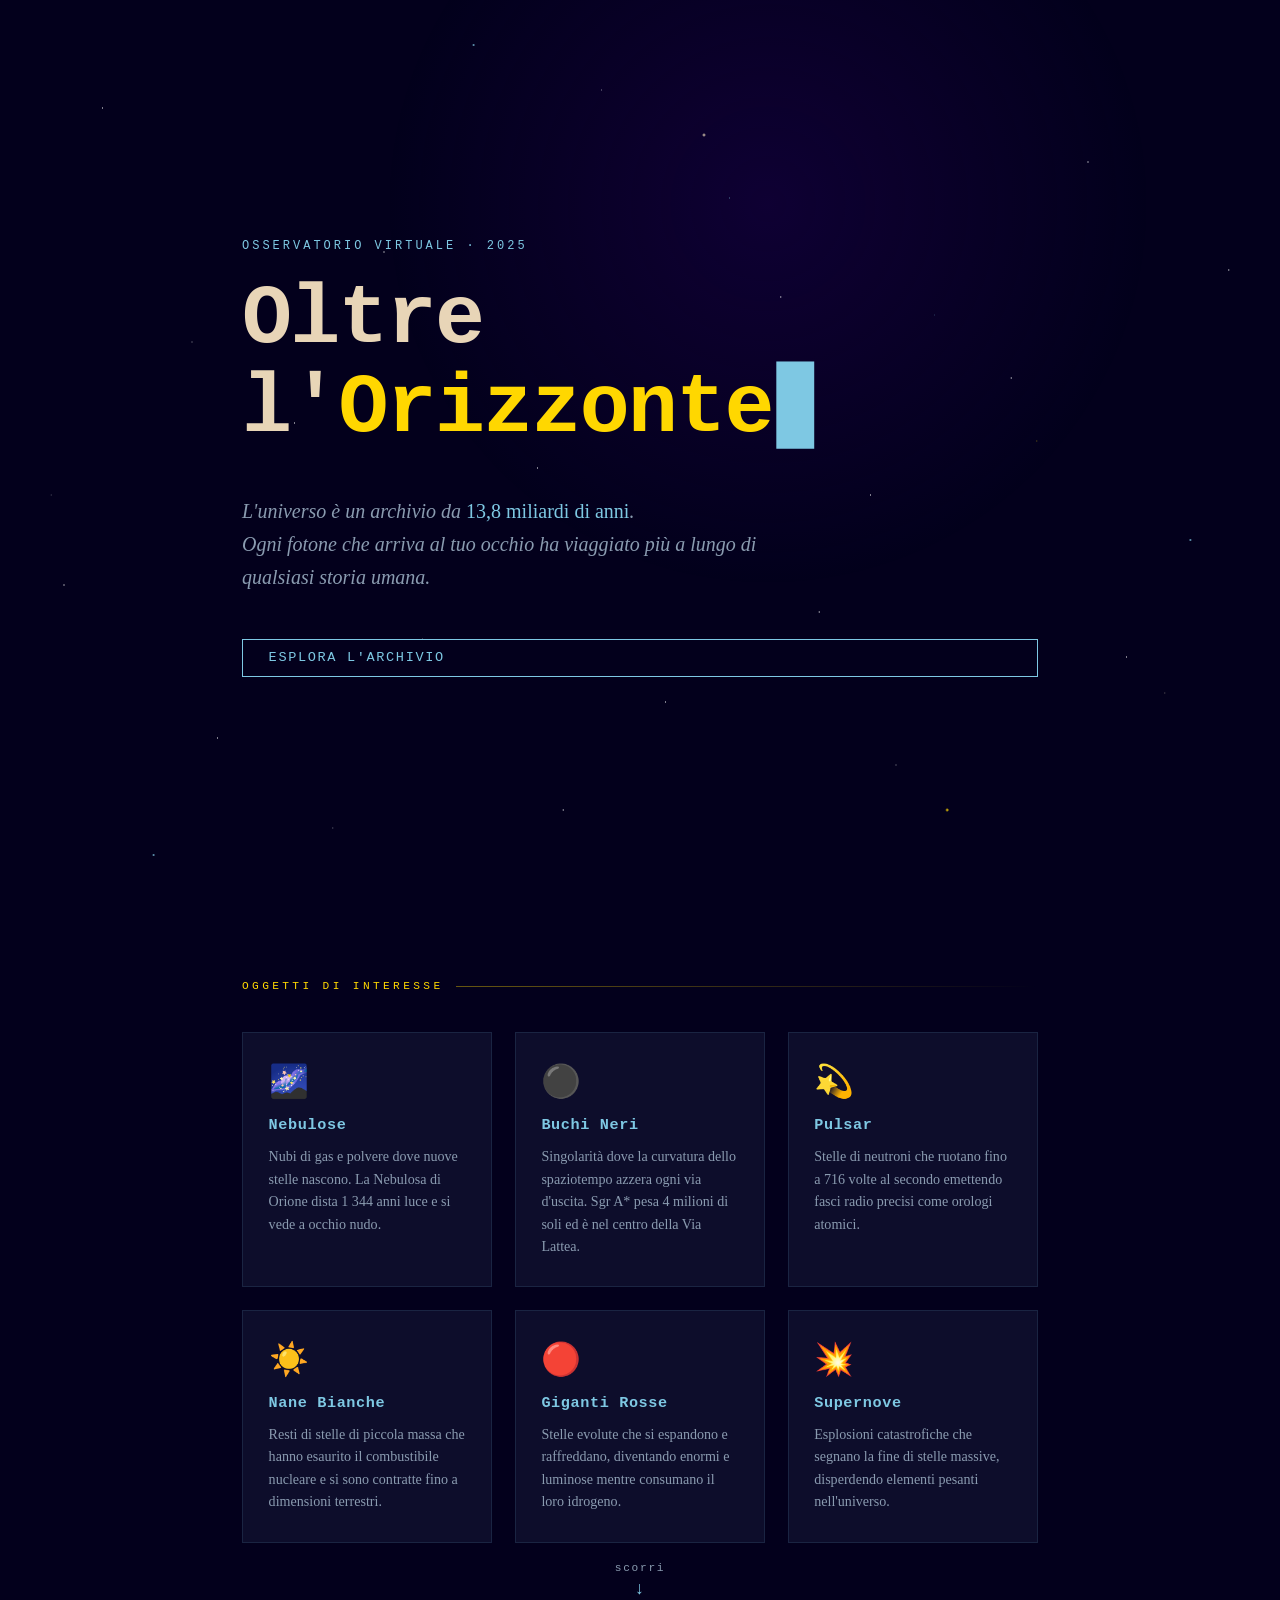
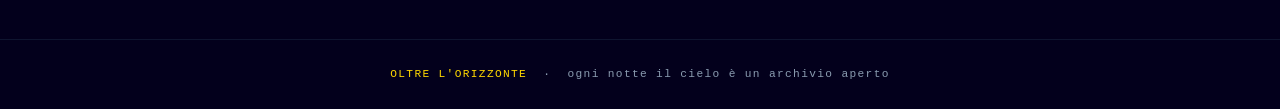
<file: personal/index.html>
<!DOCTYPE html>
<html lang="it">
<head>
<meta charset="UTF-8">
<meta name="viewport" content="width=device-width, initial-scale=1.0">
<title>Oltre l'Orizzonte — Astronomia</title>
<style>
  *, *::before, *::after { box-sizing: border-box; margin: 0; padding: 0; }

  :root {
    --bg:      #03001C;
    --text:    #E8D5B7;
    --accent:  #7EC8E3;
    --gold:    #FFD700;
    --card-bg: #0D0D2B;
    --dim:     #8A9BB0;
  }

  html { scroll-behavior: smooth; }

  body {
    background: var(--bg);
    color: var(--text);
    font-family: Georgia, 'Times New Roman', serif;
    min-height: 100vh;
    overflow-x: hidden;
  }

  /* ── STARFIELD ── */
  #stars {
    position: fixed;
    inset: 0;
    pointer-events: none;
    z-index: 0;
    background:
      radial-gradient(1px 1px at  8%  12%, #fff 0%, transparent 100%),
      radial-gradient(1px 1px at 23%  47%, #fff 0%, transparent 100%),
      radial-gradient(1.5px 1.5px at 37%  5%, #7EC8E3 0%, transparent 100%),
      radial-gradient(1px 1px at 52%  78%, #fff 0%, transparent 100%),
      radial-gradient(1px 1px at 61%  33%, #fff 0%, transparent 100%),
      radial-gradient(2px 2px at 74%  90%, #FFD700 0%, transparent 100%),
      radial-gradient(1px 1px at 85%  18%, #fff 0%, transparent 100%),
      radial-gradient(1.5px 1.5px at 93%  60%, #7EC8E3 0%, transparent 100%),
      radial-gradient(1px 1px at  5%  65%, #fff 0%, transparent 100%),
      radial-gradient(1px 1px at 44%  90%, #fff 0%, transparent 100%),
      radial-gradient(1px 1px at 17%  82%, #fff 0%, transparent 100%),
      radial-gradient(1px 1px at 68%  55%, #fff 0%, transparent 100%),
      radial-gradient(1px 1px at 30%  28%, #fff 0%, transparent 100%),
      radial-gradient(2px 2px at 55%  15%, #E8D5B7 0%, transparent 100%),
      radial-gradient(1px 1px at 79%  42%, #fff 0%, transparent 100%),
      radial-gradient(1.5px 1.5px at 12%  95%, #7EC8E3 0%, transparent 100%),
      radial-gradient(1px 1px at 88%  73%, #fff 0%, transparent 100%),
      radial-gradient(1px 1px at 42%  52%, #fff 0%, transparent 100%),
      radial-gradient(1px 1px at 96%  30%, #fff 0%, transparent 100%),
      radial-gradient(1px 1px at 64%  68%, #fff 0%, transparent 100%);
  }

  #stars-layer2 {
    position: fixed;
    inset: 0;
    pointer-events: none;
    z-index: 0;
    animation: drift 90s linear infinite;
    background:
      radial-gradient(1px 1px at 15%  38%, rgba(255,255,255,.5) 0%, transparent 100%),
      radial-gradient(1px 1px at 33%  71%, rgba(255,255,255,.4) 0%, transparent 100%),
      radial-gradient(1px 1px at 57%  22%, rgba(126,200,227,.6) 0%, transparent 100%),
      radial-gradient(1px 1px at 70%  85%, rgba(255,255,255,.5) 0%, transparent 100%),
      radial-gradient(1px 1px at 81%  49%, rgba(255,215,0,.4) 0%, transparent 100%),
      radial-gradient(1px 1px at  4%  55%, rgba(255,255,255,.3) 0%, transparent 100%),
      radial-gradient(1px 1px at 47%  10%, rgba(255,255,255,.5) 0%, transparent 100%),
      radial-gradient(1px 1px at 91%  77%, rgba(232,213,183,.4) 0%, transparent 100%),
      radial-gradient(1px 1px at 26%  92%, rgba(255,255,255,.4) 0%, transparent 100%),
      radial-gradient(1px 1px at 73%  35%, rgba(126,200,227,.3) 0%, transparent 100%);
  }

  @keyframes drift {
    0%   { transform: translateY(0)    translateX(0); }
    50%  { transform: translateY(-12px) translateX(6px); }
    100% { transform: translateY(0)    translateX(0); }
  }

  /* ── NEBULA GLOW ── */
  body::before {
    content: '';
    position: fixed;
    top: -20%;
    left: 30%;
    width: 60vw;
    height: 60vw;
    background: radial-gradient(ellipse, rgba(30,0,80,.45) 0%, transparent 70%);
    pointer-events: none;
    z-index: 0;
    animation: pulse 12s ease-in-out infinite;
  }

  @keyframes pulse {
    0%, 100% { opacity: .6; transform: scale(1); }
    50%       { opacity: 1;   transform: scale(1.06); }
  }

  /* ── LAYOUT ── */
  .wrap {
    position: relative;
    z-index: 1;
    max-width: 860px;
    margin: 0 auto;
    padding: 0 2rem;
  }

  /* ── HERO ── */
  .hero {
    min-height: 100vh;
    display: flex;
    flex-direction: column;
    justify-content: center;
    padding: 4rem 0 3rem;
  }

  .eyebrow {
    font-family: 'Courier New', Courier, monospace;
    font-size: .75rem;
    letter-spacing: .25em;
    color: var(--accent);
    text-transform: uppercase;
    margin-bottom: 1.4rem;
  }

  h1 {
    font-family: 'Courier New', Courier, monospace;
    font-size: clamp(2.4rem, 7vw, 5.2rem);
    font-weight: 700;
    line-height: 1.08;
    color: var(--text);
    letter-spacing: -.02em;
    margin-bottom: .5rem;
  }

  h1 .accent { color: var(--gold); }

  /* cursor blink dopo il titolo */
  h1::after {
    content: '▋';
    color: var(--accent);
    animation: blink .9s step-end infinite;
    margin-left: 4px;
    font-size: .85em;
  }

  @keyframes blink {
    0%, 100% { opacity: 1; }
    50%       { opacity: 0; }
  }

  .subtitle {
    margin-top: 2rem;
    font-size: clamp(1rem, 2.4vw, 1.25rem);
    color: var(--dim);
    line-height: 1.65;
    max-width: 540px;
    font-style: italic;
  }

  .subtitle em {
    font-style: normal;
    color: var(--accent);
  }

  .cta {
    display: inline-block;
    margin-top: 2.8rem;
    padding: .65rem 1.6rem;
    border: 1px solid var(--accent);
    color: var(--accent);
    font-family: 'Courier New', Courier, monospace;
    font-size: .85rem;
    letter-spacing: .12em;
    text-transform: uppercase;
    text-decoration: none;
    transition: background .25s, color .25s;
  }

  .cta:hover {
    background: var(--accent);
    color: var(--bg);
  }

  /* scroll arrow */
  .scroll-hint {
    position: absolute;
    bottom: 2.5rem;
    left: 50%;
    transform: translateX(-50%);
    font-family: 'Courier New', monospace;
    font-size: .7rem;
    color: var(--dim);
    letter-spacing: .15em;
    text-align: center;
    animation: bounce 2.2s ease-in-out infinite;
  }

  .scroll-hint::after {
    content: '↓';
    display: block;
    font-size: 1.1rem;
    margin-top: .3rem;
    color: var(--accent);
  }

  @keyframes bounce {
    0%, 100% { transform: translateX(-50%) translateY(0); }
    50%       { transform: translateX(-50%) translateY(6px); }
  }

  /* ── SECTION ── */
  .section {
    padding: 5rem 0 6rem;
  }

  .section-label {
    font-family: 'Courier New', Courier, monospace;
    font-size: .7rem;
    letter-spacing: .3em;
    color: var(--gold);
    text-transform: uppercase;
    margin-bottom: 2.5rem;
    display: flex;
    align-items: center;
    gap: .8rem;
  }

  .section-label::after {
    content: '';
    flex: 1;
    height: 1px;
    background: linear-gradient(to right, rgba(255,215,0,.4), transparent);
  }

  .cards {
    display: grid;
    grid-template-columns: repeat(auto-fit, minmax(220px, 1fr));
    gap: 1.4rem;
  }

  .card {
    background: var(--card-bg);
    border: 1px solid rgba(126,200,227,.12);
    padding: 1.8rem 1.6rem;
    transition: border-color .25s, transform .25s;
  }

  .card:hover {
    border-color: rgba(126,200,227,.45);
    transform: translateY(-3px);
  }

  .card-icon {
    font-size: 2rem;
    margin-bottom: 1rem;
    display: block;
  }

  .card h3 {
    font-family: 'Courier New', Courier, monospace;
    font-size: .95rem;
    color: var(--accent);
    margin-bottom: .7rem;
    letter-spacing: .04em;
  }

  .card p {
    font-size: .88rem;
    color: var(--dim);
    line-height: 1.6;
  }

  /* ── FOOTER ── */
  footer {
    position: relative;
    z-index: 1;
    border-top: 1px solid rgba(126,200,227,.1);
    padding: 1.8rem 0;
    text-align: center;
    font-family: 'Courier New', Courier, monospace;
    font-size: .7rem;
    color: var(--dim);
    letter-spacing: .12em;
  }

  footer span { color: var(--gold); }

  @media (max-width: 480px) {
    h1::after { display: none; }
    .cta { display: block; text-align: center; }
  }
</style>
</head>
<body>

<div id="stars"></div>
<div id="stars-layer2"></div>

<div class="wrap">

  <!-- HERO -->
  <section class="hero">
    <p class="eyebrow">Osservatorio virtuale · 2025</p>
    <h1>Oltre<br>l'<span class="accent">Orizzonte</span></h1>
    <p class="subtitle">
      L'universo è un archivio da <em>13,8 miliardi di anni</em>.<br>
      Ogni fotone che arriva al tuo occhio ha viaggiato più a lungo
      di qualsiasi storia umana.
    </p>
    <a class="cta" href="#scopri">Esplora l'archivio</a>
    <div class="scroll-hint">scorri</div>
  </section>

  <!-- SEZIONE -->
  <section class="section" id="scopri">
    <div class="section-label">Oggetti di interesse</div>
    <div class="cards">

      <div class="card">
        <span class="card-icon">🌌</span>
        <h3>Nebulose</h3>
        <p>Nubi di gas e polvere dove nuove stelle nascono. La Nebulosa di Orione dista 1 344 anni luce e si vede a occhio nudo.</p>
      </div>

      <div class="card">
        <span class="card-icon">⚫</span>
        <h3>Buchi Neri</h3>
        <p>Singolarità dove la curvatura dello spaziotempo azzera ogni via d'uscita. Sgr A* pesa 4 milioni di soli ed è nel centro della Via Lattea.</p>
      </div>

      <div class="card">
        <span class="card-icon">💫</span>
        <h3>Pulsar</h3>
        <p>Stelle di neutroni che ruotano fino a 716 volte al secondo emettendo fasci radio precisi come orologi atomici.</p>
      </div>

      <div class="card">
        <span class="card-icon">☀️</span>
        <h3>Nane Bianche</h3>
        <p>Resti di stelle di piccola massa che hanno esaurito il combustibile nucleare e si sono contratte fino a dimensioni terrestri.</p>
      </div>

      <div class="card">
        <span class="card-icon">🔴</span>
        <h3>Giganti Rosse</h3>
        <p>Stelle evolute che si espandono e raffreddano, diventando enormi e luminose mentre consumano il loro idrogeno.</p>
      </div>

      <div class="card">
        <span class="card-icon">💥</span>
        <h3>Supernove</h3>
        <p>Esplosioni catastrofiche che segnano la fine di stelle massive, disperdendo elementi pesanti nell'universo.</p>
      </div>

    </div>
  </section>

</div>

<footer>
  <div class="wrap">
    <span>OLTRE L'ORIZZONTE</span> &nbsp;·&nbsp; ogni notte il cielo è un archivio aperto
  </div>
</footer>

</body>
</html>
</file>
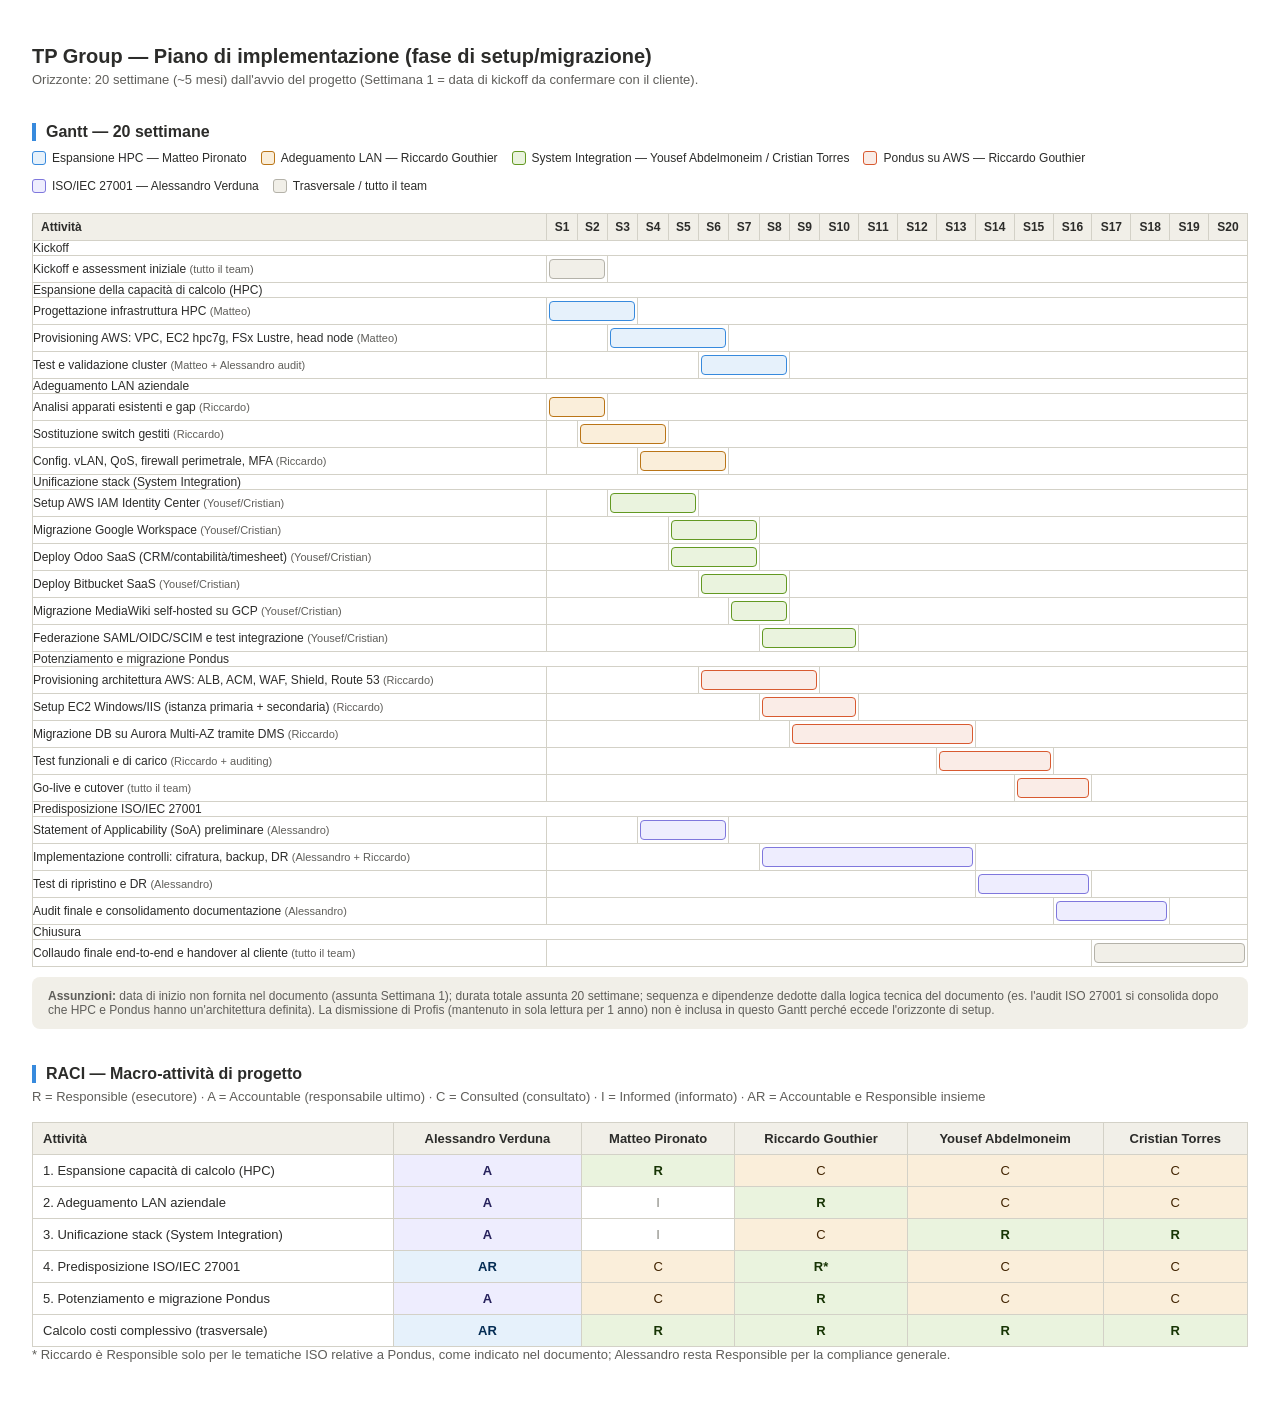
<file: MOSAIC_GROUP/nicetohave/index.html>
<!DOCTYPE html>
<html lang="it">
<head>
<meta charset="UTF-8">
<title>TP Group — Gantt e RACI</title>
<style>
  body { font-family: -apple-system, "Segoe UI", Arial, sans-serif; color:#2C2C2A; background:#fff; margin:0; padding:32px; }
  h1 { font-size:20px; font-weight:600; margin-bottom:4px; }
  h2 { font-size:16px; font-weight:600; margin:36px 0 6px; border-left:4px solid #378ADD; padding-left:10px; }
  p.note { font-size:13px; color:#5F5E5A; margin:0 0 18px; }
  .legend { display:flex; flex-wrap:wrap; gap:14px; margin:10px 0 20px; font-size:12px; }
  .legend span { display:inline-flex; align-items:center; gap:6px; }
  .swatch { width:12px; height:12px; border-radius:3px; display:inline-block; }
  table.gantt { border-collapse:collapse; width:100%; font-size:12px; }
  table.gantt th, table.gantt td { border:1px solid #D3D1C7; padding:0; }
  table.gantt th { background:#F1EFE8; font-weight:600; padding:6px 4px; text-align:center; }
  .task-label { text-align:left; padding:6px 8px; white-space:nowrap; font-weight:400; min-width:280px; }
  .owner { color:#5F5E5A; font-size:11px; }
  .section-row td { background:#E8E7E0; font-weight:600; padding:5px 8px; text-align:left; }
  .cell { position:relative; height:26px; padding:0; }
  .bar { position:absolute; top:3px; bottom:3px; left:2px; right:2px; border-radius:4px; }
  .bar-hpc     { background:#E6F1FB; border:1px solid #378ADD; }
  .bar-lan     { background:#FAEEDA; border:1px solid #BA7517; }
  .bar-sysint  { background:#EAF3DE; border:1px solid #639922; }
  .bar-pondus  { background:#FAECE7; border:1px solid #D85A30; }
  .bar-iso     { background:#EEEDFE; border:1px solid #7F77DD; }
  .bar-neutral { background:#F1EFE8; border:1px solid #B4B2A9; }
  table.raci { border-collapse:collapse; width:100%; font-size:13px; margin-top:8px; }
  table.raci th, table.raci td { border:1px solid #D3D1C7; padding:8px 10px; text-align:center; }
  table.raci th { background:#F1EFE8; font-weight:600; }
  table.raci td:first-child, table.raci th:first-child { text-align:left; min-width:260px; }
  .A { background:#EEEDFE; color:#26215C; font-weight:600; }
  .R { background:#EAF3DE; color:#173404; font-weight:600; }
  .AR { background:#E6F1FB; color:#042C53; font-weight:600; }
  .C { background:#FAEEDA; color:#412402; }
  .I { color:#888780; }
  .assumptions { font-size:12px; color:#5F5E5A; background:#F1EFE8; border-radius:8px; padding:12px 16px; margin-top:10px; }
</style>
</head>
<body>

<h1>TP Group — Piano di implementazione (fase di setup/migrazione)</h1>
<p class="note">Orizzonte: 20 settimane (~5 mesi) dall'avvio del progetto (Settimana 1 = data di kickoff da confermare con il cliente).</p>

<h2>Gantt — 20 settimane</h2>
<div class="legend">
  <span><i class="swatch" style="background:#E6F1FB;border:1px solid #378ADD"></i>Espansione HPC — Matteo Pironato</span>
  <span><i class="swatch" style="background:#FAEEDA;border:1px solid #BA7517"></i>Adeguamento LAN — Riccardo Gouthier</span>
  <span><i class="swatch" style="background:#EAF3DE;border:1px solid #639922"></i>System Integration — Yousef Abdelmoneim / Cristian Torres</span>
  <span><i class="swatch" style="background:#FAECE7;border:1px solid #D85A30"></i>Pondus su AWS — Riccardo Gouthier</span>
  <span><i class="swatch" style="background:#EEEDFE;border:1px solid #7F77DD"></i>ISO/IEC 27001 — Alessandro Verduna</span>
  <span><i class="swatch" style="background:#F1EFE8;border:1px solid #B4B2A9"></i>Trasversale / tutto il team</span>
</div>

<table class="gantt">
<tr>
  <th style="text-align:left;padding-left:8px;">Attività</th>
  <th>S1</th><th>S2</th><th>S3</th><th>S4</th><th>S5</th><th>S6</th><th>S7</th><th>S8</th><th>S9</th><th>S10</th>
  <th>S11</th><th>S12</th><th>S13</th><th>S14</th><th>S15</th><th>S16</th><th>S17</th><th>S18</th><th>S19</th><th>S20</th>
</tr>

<tr><td class="section-row" colspan="21">Kickoff</td></tr>
<tr>
  <td class="task-label">Kickoff e assessment iniziale <span class="owner">(tutto il team)</span></td>
  <td class="cell" colspan="2"><div class="bar bar-neutral"></div></td>
  <td colspan="18"></td>
</tr>

<tr><td class="section-row" colspan="21">Espansione della capacità di calcolo (HPC)</td></tr>
<tr><td class="task-label">Progettazione infrastruttura HPC <span class="owner">(Matteo)</span></td>
  <td class="cell" colspan="3"><div class="bar bar-hpc"></div></td><td colspan="17"></td></tr>
<tr><td class="task-label">Provisioning AWS: VPC, EC2 hpc7g, FSx Lustre, head node <span class="owner">(Matteo)</span></td>
  <td colspan="2"></td><td class="cell" colspan="4"><div class="bar bar-hpc"></div></td><td colspan="14"></td></tr>
<tr><td class="task-label">Test e validazione cluster <span class="owner">(Matteo + Alessandro audit)</span></td>
  <td colspan="5"></td><td class="cell" colspan="3"><div class="bar bar-hpc"></div></td><td colspan="12"></td></tr>

<tr><td class="section-row" colspan="21">Adeguamento LAN aziendale</td></tr>
<tr><td class="task-label">Analisi apparati esistenti e gap <span class="owner">(Riccardo)</span></td>
  <td class="cell" colspan="2"><div class="bar bar-lan"></div></td><td colspan="18"></td></tr>
<tr><td class="task-label">Sostituzione switch gestiti <span class="owner">(Riccardo)</span></td>
  <td colspan="1"></td><td class="cell" colspan="3"><div class="bar bar-lan"></div></td><td colspan="16"></td></tr>
<tr><td class="task-label">Config. vLAN, QoS, firewall perimetrale, MFA <span class="owner">(Riccardo)</span></td>
  <td colspan="3"></td><td class="cell" colspan="3"><div class="bar bar-lan"></div></td><td colspan="14"></td></tr>

<tr><td class="section-row" colspan="21">Unificazione stack (System Integration)</td></tr>
<tr><td class="task-label">Setup AWS IAM Identity Center <span class="owner">(Yousef/Cristian)</span></td>
  <td colspan="2"></td><td class="cell" colspan="3"><div class="bar bar-sysint"></div></td><td colspan="15"></td></tr>
<tr><td class="task-label">Migrazione Google Workspace <span class="owner">(Yousef/Cristian)</span></td>
  <td colspan="4"></td><td class="cell" colspan="3"><div class="bar bar-sysint"></div></td><td colspan="13"></td></tr>
<tr><td class="task-label">Deploy Odoo SaaS (CRM/contabilità/timesheet) <span class="owner">(Yousef/Cristian)</span></td>
  <td colspan="4"></td><td class="cell" colspan="3"><div class="bar bar-sysint"></div></td><td colspan="13"></td></tr>
<tr><td class="task-label">Deploy Bitbucket SaaS <span class="owner">(Yousef/Cristian)</span></td>
  <td colspan="5"></td><td class="cell" colspan="3"><div class="bar bar-sysint"></div></td><td colspan="12"></td></tr>
<tr><td class="task-label">Migrazione MediaWiki self-hosted su GCP <span class="owner">(Yousef/Cristian)</span></td>
  <td colspan="6"></td><td class="cell" colspan="2"><div class="bar bar-sysint"></div></td><td colspan="12"></td></tr>
<tr><td class="task-label">Federazione SAML/OIDC/SCIM e test integrazione <span class="owner">(Yousef/Cristian)</span></td>
  <td colspan="7"></td><td class="cell" colspan="3"><div class="bar bar-sysint"></div></td><td colspan="10"></td></tr>

<tr><td class="section-row" colspan="21">Potenziamento e migrazione Pondus</td></tr>
<tr><td class="task-label">Provisioning architettura AWS: ALB, ACM, WAF, Shield, Route 53 <span class="owner">(Riccardo)</span></td>
  <td colspan="5"></td><td class="cell" colspan="4"><div class="bar bar-pondus"></div></td><td colspan="11"></td></tr>
<tr><td class="task-label">Setup EC2 Windows/IIS (istanza primaria + secondaria) <span class="owner">(Riccardo)</span></td>
  <td colspan="7"></td><td class="cell" colspan="3"><div class="bar bar-pondus"></div></td><td colspan="10"></td></tr>
<tr><td class="task-label">Migrazione DB su Aurora Multi-AZ tramite DMS <span class="owner">(Riccardo)</span></td>
  <td colspan="8"></td><td class="cell" colspan="5"><div class="bar bar-pondus"></div></td><td colspan="7"></td></tr>
<tr><td class="task-label">Test funzionali e di carico <span class="owner">(Riccardo + auditing)</span></td>
  <td colspan="12"></td><td class="cell" colspan="3"><div class="bar bar-pondus"></div></td><td colspan="5"></td></tr>
<tr><td class="task-label">Go-live e cutover <span class="owner">(tutto il team)</span></td>
  <td colspan="14"></td><td class="cell" colspan="2"><div class="bar bar-pondus"></div></td><td colspan="4"></td></tr>

<tr><td class="section-row" colspan="21">Predisposizione ISO/IEC 27001</td></tr>
<tr><td class="task-label">Statement of Applicability (SoA) preliminare <span class="owner">(Alessandro)</span></td>
  <td colspan="3"></td><td class="cell" colspan="3"><div class="bar bar-iso"></div></td><td colspan="14"></td></tr>
<tr><td class="task-label">Implementazione controlli: cifratura, backup, DR <span class="owner">(Alessandro + Riccardo)</span></td>
  <td colspan="7"></td><td class="cell" colspan="6"><div class="bar bar-iso"></div></td><td colspan="7"></td></tr>
<tr><td class="task-label">Test di ripristino e DR <span class="owner">(Alessandro)</span></td>
  <td colspan="13"></td><td class="cell" colspan="3"><div class="bar bar-iso"></div></td><td colspan="4"></td></tr>
<tr><td class="task-label">Audit finale e consolidamento documentazione <span class="owner">(Alessandro)</span></td>
  <td colspan="15"></td><td class="cell" colspan="3"><div class="bar bar-iso"></div></td><td colspan="2"></td></tr>

<tr><td class="section-row" colspan="21">Chiusura</td></tr>
<tr><td class="task-label">Collaudo finale end-to-end e handover al cliente <span class="owner">(tutto il team)</span></td>
  <td colspan="16"></td><td class="cell" colspan="4"><div class="bar bar-neutral"></div></td></tr>

</table>

<div class="assumptions">
<b>Assunzioni:</b> data di inizio non fornita nel documento (assunta Settimana 1); durata totale assunta 20 settimane; sequenza e dipendenze dedotte dalla logica tecnica del documento (es. l'audit ISO 27001 si consolida dopo che HPC e Pondus hanno un'architettura definita). La dismissione di Profis (mantenuto in sola lettura per 1 anno) non è inclusa in questo Gantt perché eccede l'orizzonte di setup.
</div>

<h2>RACI — Macro-attività di progetto</h2>
<p class="note">R = Responsible (esecutore) · A = Accountable (responsabile ultimo) · C = Consulted (consultato) · I = Informed (informato) · AR = Accountable e Responsible insieme</p>

<table class="raci">
<tr><th>Attività</th><th>Alessandro Verduna</th><th>Matteo Pironato</th><th>Riccardo Gouthier</th><th>Yousef Abdelmoneim</th><th>Cristian Torres</th></tr>
<tr>
  <td>1. Espansione capacità di calcolo (HPC)</td>
  <td class="A">A</td><td class="R">R</td><td class="C">C</td><td class="C">C</td><td class="C">C</td>
</tr>
<tr>
  <td>2. Adeguamento LAN aziendale</td>
  <td class="A">A</td><td class="I">I</td><td class="R">R</td><td class="C">C</td><td class="C">C</td>
</tr>
<tr>
  <td>3. Unificazione stack (System Integration)</td>
  <td class="A">A</td><td class="I">I</td><td class="C">C</td><td class="R">R</td><td class="R">R</td>
</tr>
<tr>
  <td>4. Predisposizione ISO/IEC 27001</td>
  <td class="AR">AR</td><td class="C">C</td><td class="R">R*</td><td class="C">C</td><td class="C">C</td>
</tr>
<tr>
  <td>5. Potenziamento e migrazione Pondus</td>
  <td class="A">A</td><td class="C">C</td><td class="R">R</td><td class="C">C</td><td class="C">C</td>
</tr>
<tr>
  <td>Calcolo costi complessivo (trasversale)</td>
  <td class="AR">AR</td><td class="R">R</td><td class="R">R</td><td class="R">R</td><td class="R">R</td>
</tr>
</table>
<p class="note">* Riccardo è Responsible solo per le tematiche ISO relative a Pondus, come indicato nel documento; Alessandro resta Responsible per la compliance generale.</p>

</body>
</html>
</file>
